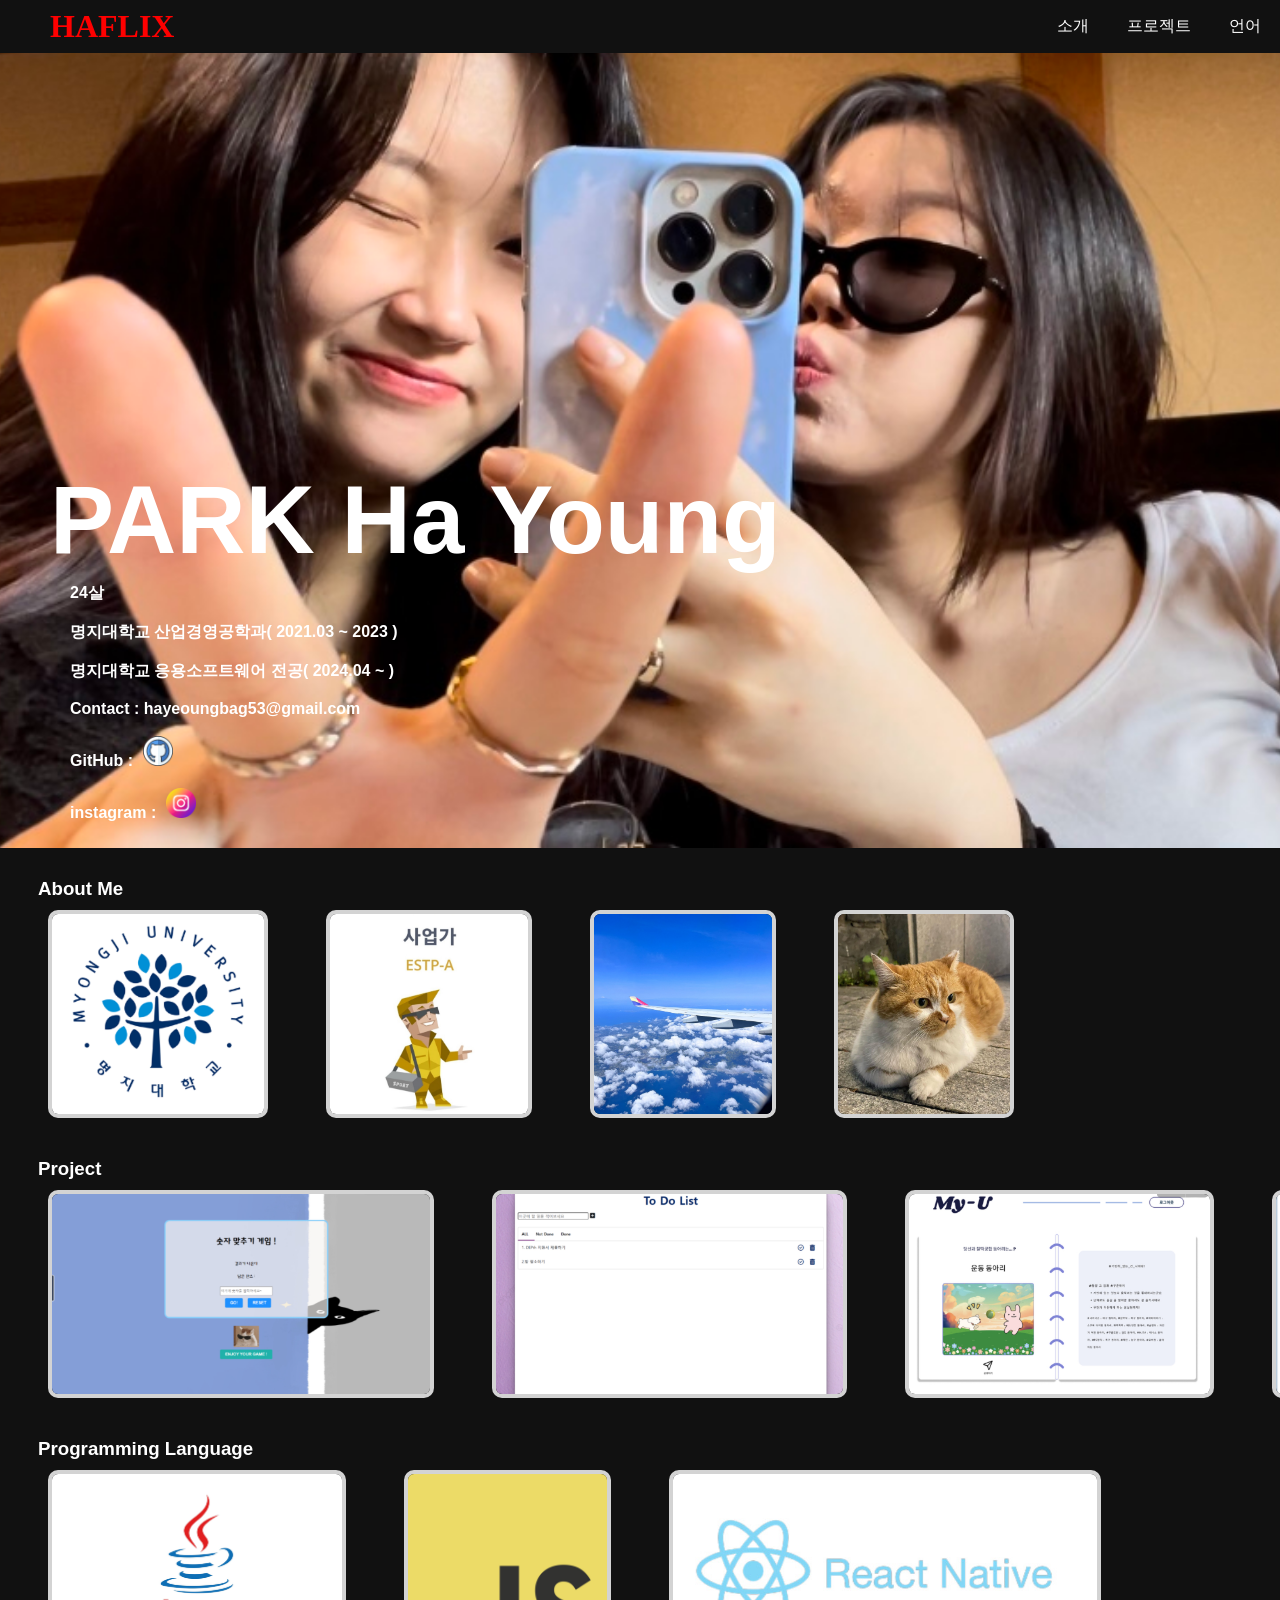
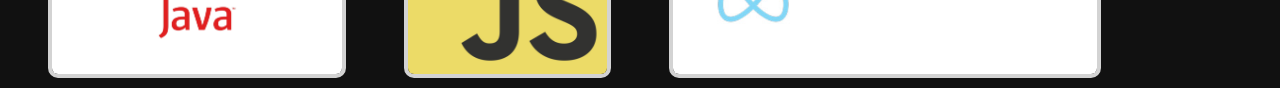
<file: 1week/index.html>
<!DOCTYPE html>
<html lang="en">

<head>
	<meta charset="UTF-8">
	<meta name="viewport" content="width=device-width, initial-scale=1.0">
	<link rel="stylesheet" href="style.css" />
	<title>Document</title>
</head>

<body>
	<header>
		<nav class="navbar">
			<h1>HAFLIX</h1>
			<ul>
				<li><a href="#"> 소개 </a></li>
				<li><a href="#">프로젝트</a></li>
				<li><a href="#">언어</a></li>
			</ul>
		</nav>
	</header>
	<main>
		<div class="mainMe">
			<div class="mainMe-contents">
				<div class="mainTitle">
					<h1>PARK Ha Young</h1>
				</div>
				<div class="mainDescribe">
					<p>
						24살
						<br><br>
						명지대학교 산업경영공학과( 2021.03 ~ 2023 )
						<br><br>
						명지대학교 응용소프트웨어 전공( 2024.04 ~ )
						<br><br>
						Contact : hayeoungbag53@gmail.com
						<br><br>
						GitHub :<a href="https://github.com/0727ha"><img src="images/github.png" class="mainLink"></a>
						<br><br>
						instagram :<a href=" https://www.instagram.com/"><img src="images/instagram.png"
								class="mainLink"></a>
					</p>
					</p>
				</div>
			</div>

		</div>
		<div class="AboutMe">
			<h3>About Me</h3>
			<div class="AboutMeImage">
				<img src="images/univ.jpg" class="poster" />
				<img src="images/estp.jpg" class="poster" />
				<img src="images/travel.jpg" class="poster" />
				<img src="images/cat.jpg" class="poster" />

			</div>
		</div>
		<div class="AboutMe">
			<h3>Project</h3>
			<div class="AboutMeImage">
				<img src="images/game.jpg" class="poster" />
				<img src="images/todolist.jpg" class="poster" />
				<img src="images/myu.jpg" class="poster" />
				<img src="images/isda.jpg" class="poster" />
			</div>
		</div>
		<div class="AboutMe">
			<h3>Programming Language</h3>
			<div class="AboutMeImage">
				<img src="images/java.jpg" class="poster" />
				<img src="images/js.jpg" class="poster" />
				<img src="images/react.jpg" class="poster" />
			</div>
		</div>
	</main>
</body>

</html>
</file>
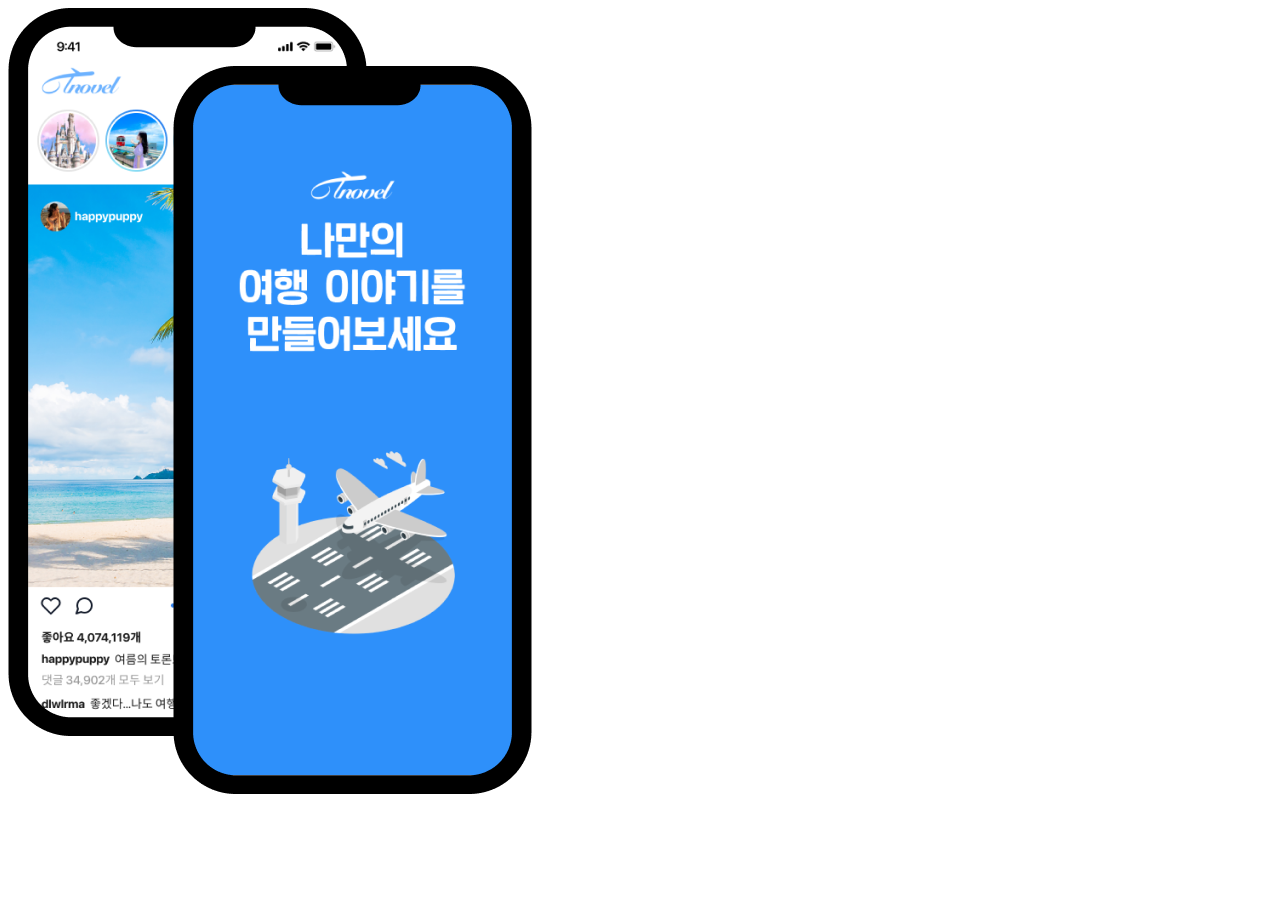
<file: week2/index.html>
<!DOCTYPE html>
<html lang="en">

<head>
	<meta charset="UTF-8">
	<meta name="viewport" content="width=device-width, initial-scale=1.0">
	<link rel="stylesheet" href="style.css" />
	<title>Phone</title>
</head>

<body>
	<div class="BackImage">
		<img src="images/instaImage.png" class="insta" />
		<img src="images/outline.png" class="outline" />
		<img src="images/outlineTop.png" class="outlineTop" />
	</div>

	<div class="FrontImage">
		<img src="images/blueImage.png" class="blueImage" />
		<img src="images/outline.png" class="outline2" />
		<img src="images/outlineTop.png" class="outlineTop2" />
	</div>
</body>


</html>
</file>
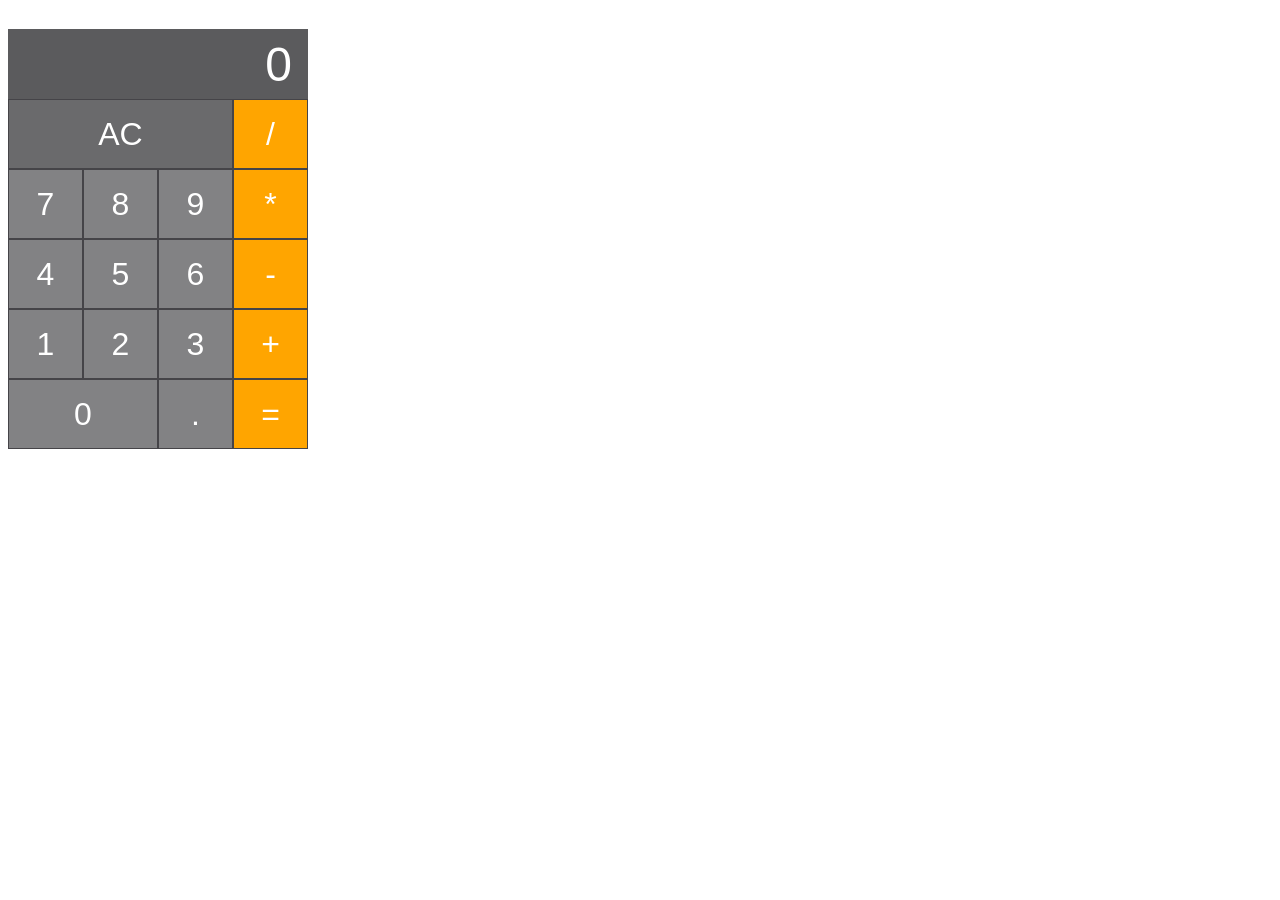
<file: week3/index.html>
<!DOCTYPE html>
<html lang="en">

<head>
	<meta charset="UTF-8">
	<meta name="viewport" content="width=device-width, initial-scale=1.0">
	<title>Calculator</title>
	<link rel="stylesheet" href="style.css">
</head>
/*disabled표시하여 사용자가 편집할 수 없도록 함*/

<body>
	<main>
		<input type="text" disabled>
		<div class="buttonWrap">
			<button data-type="ac" class="ac">AC</button>
			<button data-type="operator">/</button>
			<button>7</button>
			<button>8</button>
			<button>9</button>
			<button data-type="operator">*</button>
			<button>4</button>
			<button>5</button>
			<button>6</button>
			<button data-type="operator">-</button>
			<button>1</button>
			<button>2</button>
			<button>3</button>
			<button data-type="operator">+</button>
			<button class="zero">0</button>
			<button>.</button>
			<button data-type="equal" class="equal">=</button>
		</div>
	</main>
	<script src="script.js"></script>
</body>

</html>
</file>
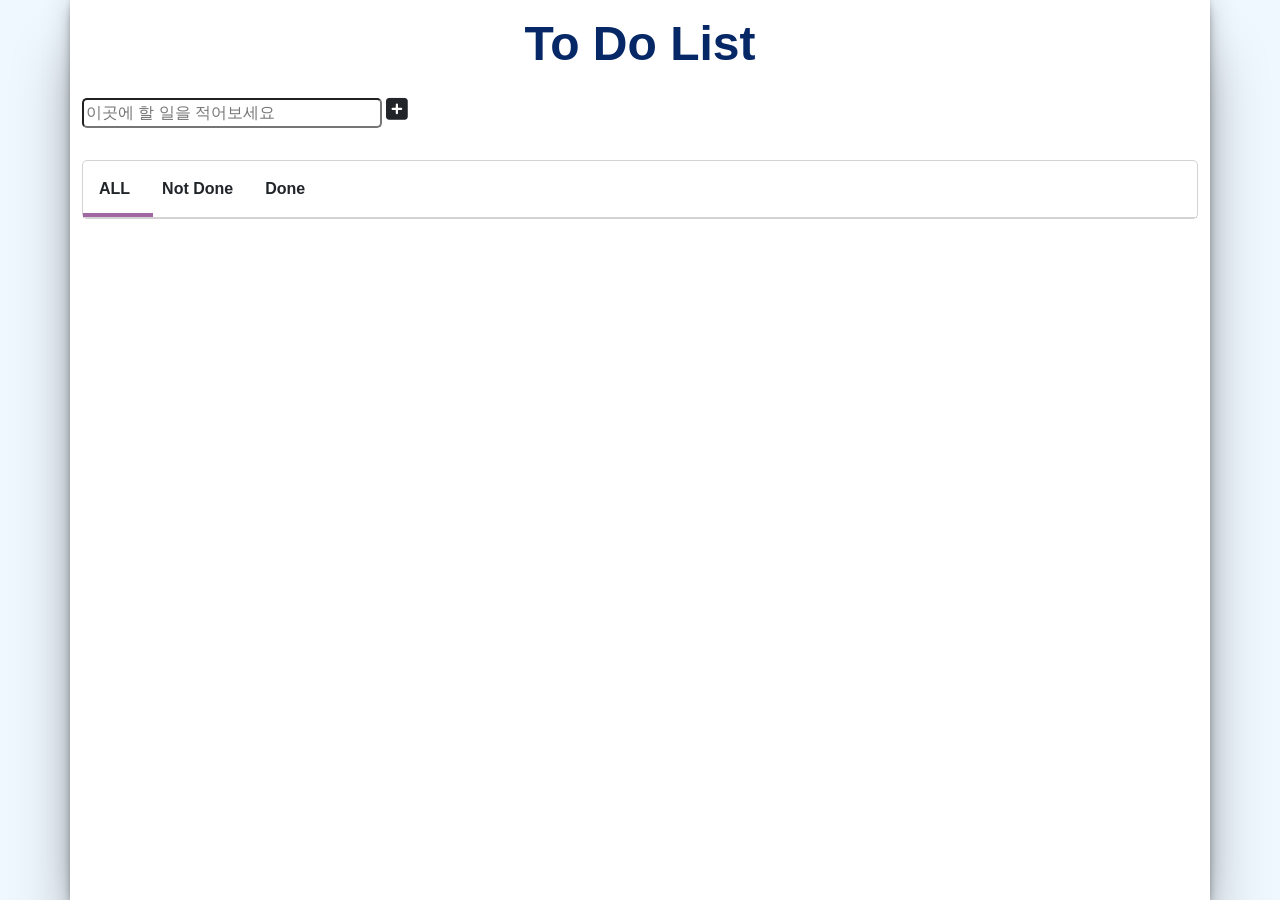
<file: week4/index.html>
<!DOCTYPE html>
<html lang="en">

<head>
	<meta charset="UTF-8">
	<meta name="viewport" content="width=device-width, initial-scale=1.0">
	<title>Document</title>
	<link href="https://cdn.jsdelivr.net/npm/bootstrap@5.3.2/dist/css/bootstrap.min.css" rel="stylesheet"
		integrity="sha384-T3c6CoIi6uLrA9TneNEoa7RxnatzjcDSCmG1MXxSR1GAsXEV/Dwwykc2MPK8M2HN" crossorigin="anonymous">


	<link rel="stylesheet" href="style.css">
	<link rel="stylesheet" href="https://cdnjs.cloudflare.com/ajax/libs/font-awesome/6.0.0-beta3/css/all.min.css">
</head>

<body>
	<div class="container">
		<h1>To Do List</h1>
		<section class="text-area">
			<input type="text" id="task-input" placeholder="이곳에 할 일을 적어보세요" />
			<i class="fa-solid fa-square-plus" id="add-button"></i>
		</section>

		<section class="task-area">
			<div class="task-tabs">
				<div id="under-line"></div>
				<div id="all">
					ALL
				</div>
				<div id="ongoing">
					Not Done
				</div>
				<div id="done">
					Done
				</div>
			</div>

			<div id="task-board">

			</div>
		</section>
	</div>








	<script src="https://cdn.jsdelivr.net/npm/bootstrap@5.3.2/dist/js/bootstrap.bundle.min.js"
		integrity="sha384-C6RzsynM9kWDrMNeT87bh95OGNyZPhcTNXj1NW7RuBCsyN/o0jlpcV8Qyq46cDfL"
		crossorigin="anonymous"></script>
	<script src="main.js"></script>
</body>

</html>
</file>
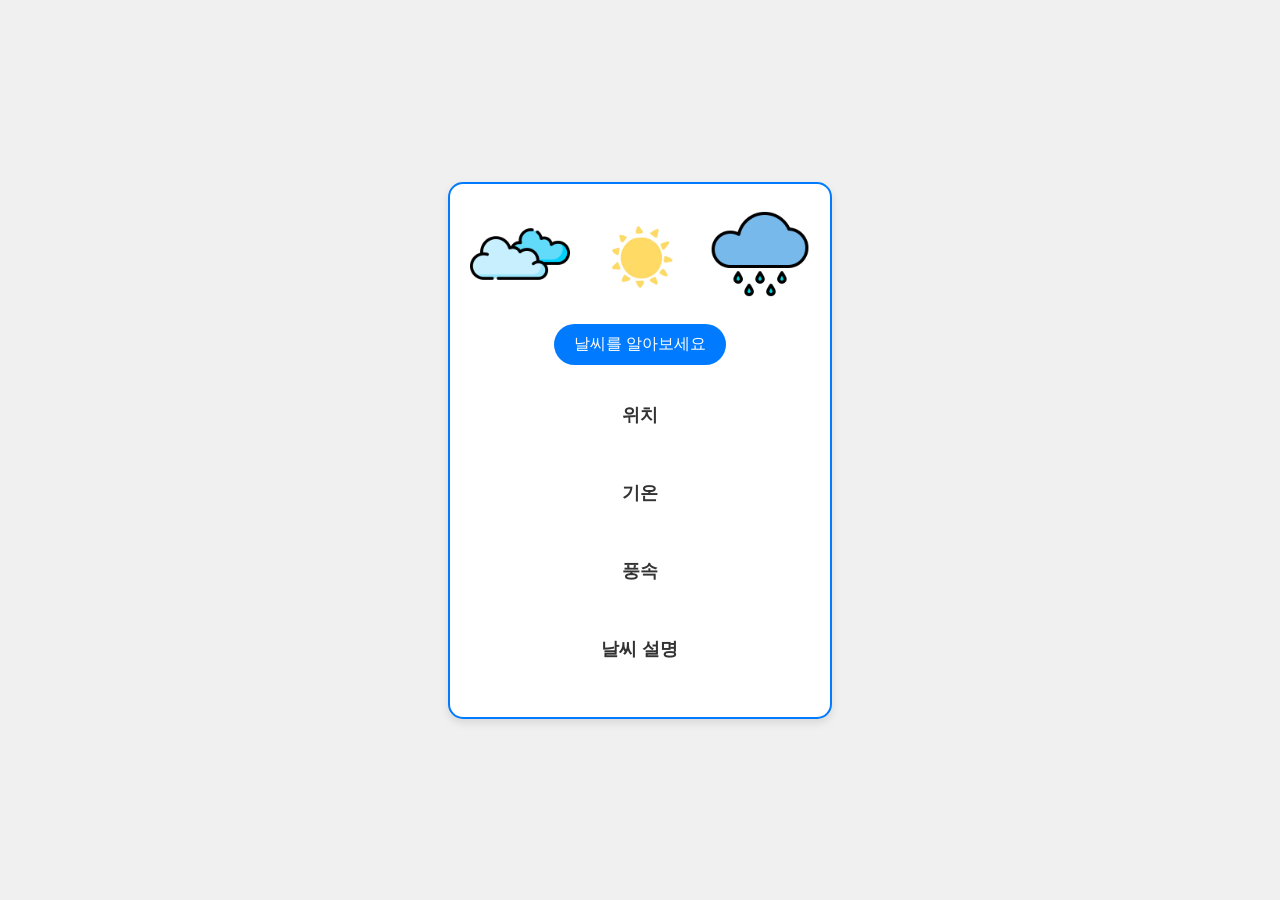
<file: week5/index.html>
<!DOCTYPE html>
<html lang="en">

<head>
	<meta charset="UTF-8">
	<meta name="viewport" content="width=device-width, initial-scale=1.0">
	<link rel="stylesheet" href="style.css">
	<title>Weather API</title>
</head>

<body>
	<div class="container">
		<div class="images">
			<img src="cloudImg.png" alt="Cloudy Weather">
			<img src="sunImg.png" alt="Sunny Weather">
			<img src="rainImg.png" alt="Rainy Weather">

		</div>
		<button class="button" type="button">날씨를 알아보세요</button>
		<div class="information">
			<p>위치</p>
			<p class="place"></p><br>
			<p>기온</p>
			<p class="temperature"></p><br>
			<p>풍속</p>
			<p class="windSpeed"></p><br>
			<p>날씨 설명</p>
			<p class="description"></p><br>
		</div>
	</div>
	<script src="main.js"></script>
</body>

</html>
</file>
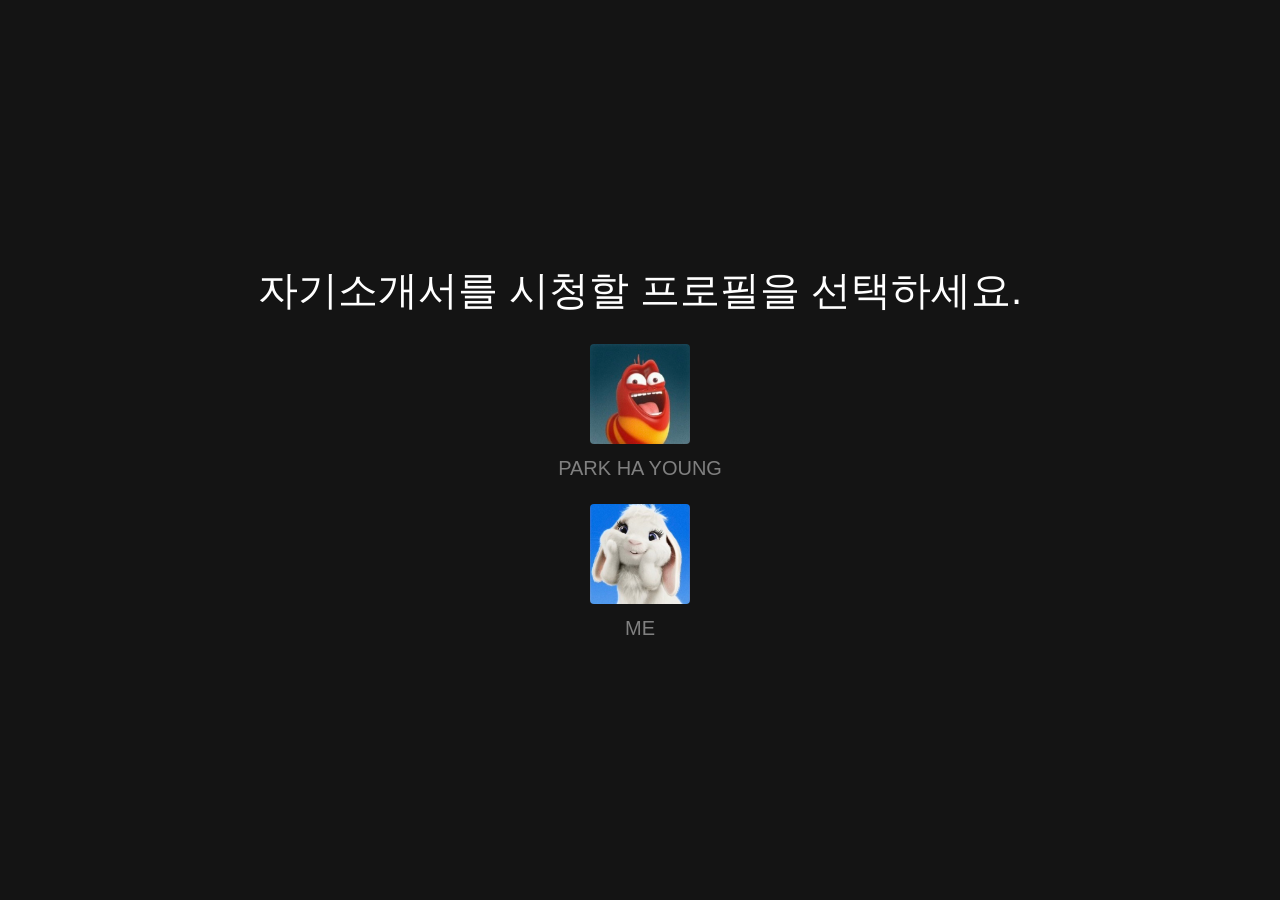
<file: 1week/firstPage.html>
<!DOCTYPE html>
<html lang="en">

<head>
	<meta charset="UTF-8">
	<meta name="viewport" content="width=device-width, initial-scale=1.0">
	<link rel="stylesheet" href="style.css" />
	<title>Document</title>
</head>

<body>
	<div class="main">
		<div class="label">자기소개서를 시청할 프로필을 선택하세요.</div>
		<div class="content">
			<div class="profile">
				<img class="link" onclick="location.href = '/index.html'" src="images/profile.jpg" />
				<div class="name">PARK HA YOUNG</div>
				<img class="link" onclick="location.href = '/index.html'" src="images/rabbit.jpg" />
				<div class="name">ME</div>


			</div>

		</div>
	</div>
	</div>
</body>

</html>
</file>
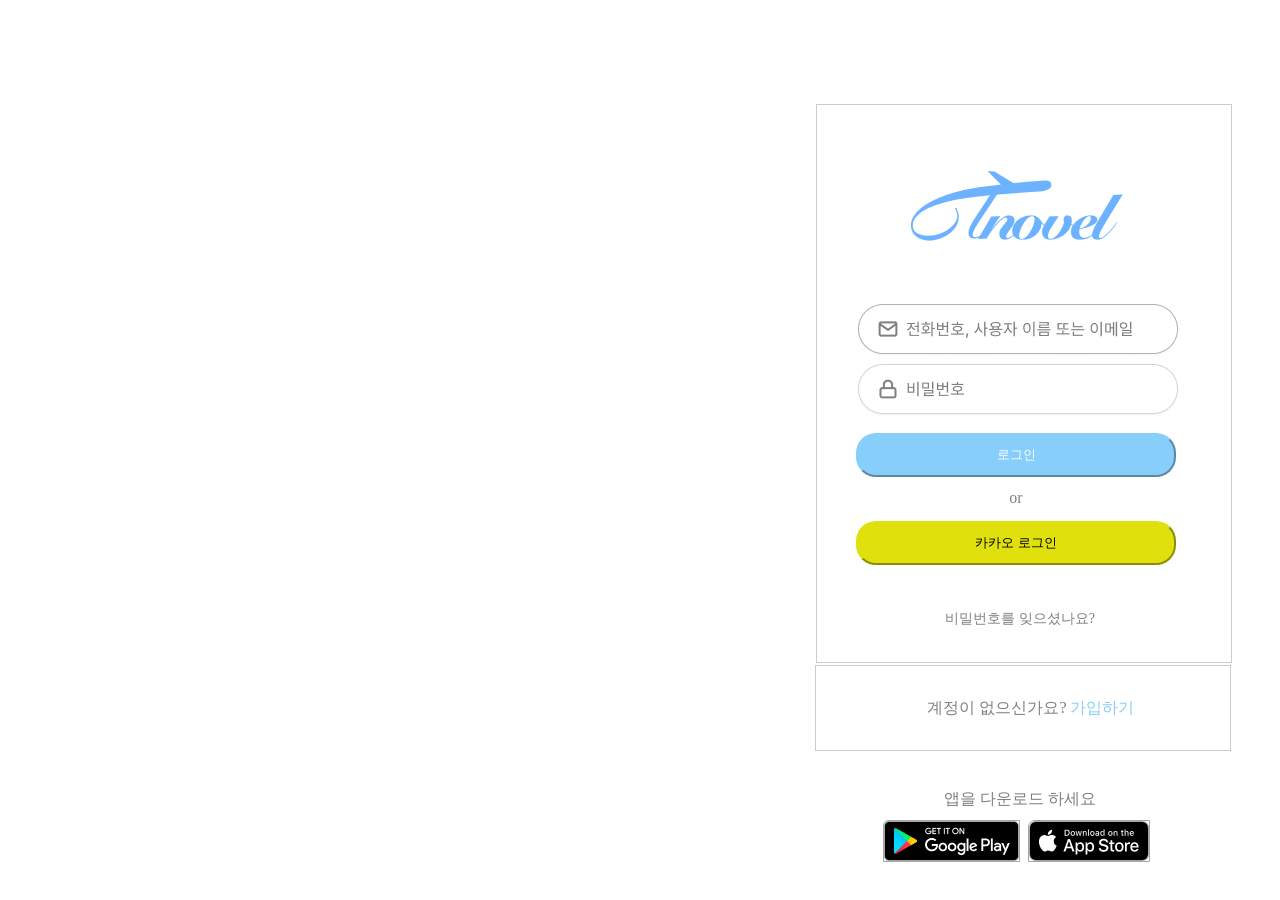
<file: week2/loginPage.html>
<!DOCTYPE html>
<html lang="en">

<head>
	<meta charset="UTF-8">
	<meta name="viewport" content="width=device-width, initial-scale=1.0">
	<link rel="stylesheet" href="style.css" />
	<title>loginPage구현</title>
</head>

<body>
	<div class="firstRectangleWrapper">
		<img src="images/bigRectangle.png" class="bigRectangle" />
		<div class="firstRectangle">
			<img src="images/mainlogo.png" class="mainlogo" />
			<img src="images/InputNum.png" class="InputNum" />
			<img src="images/InputPassword.png" class="InputPassword" />
			<button type="submit" class="loginButton" onclick="login()">로그인</button>
			<p class="or">or</p>
			<button type="submit" class="KakaoLoginButton" onclick="kakaoLogin()">카카오 로그인</button>
			<p class="miss">비밀번호를 잊으셨나요?</p>
		</div>
	</div>
	<div class="secondRectangleWrapper">
		<img src="images/smallRectangle.png" class="smallRectangle" />
		<div class="secondRectangle">
			<p class="no">계정이 없으신가요?</p>
			<p class="enter">가입하기</p>
		</div>
	</div>

	<div>
		<p class="download">앱을 다운로드 하세요</p>
	</div>

	<div class="playStore">
		<img src="images/googlePlay.png" class="googlePlay" />
		<img src="images/appStore.png" class="appStore" />
	</div>

	<script>
		function login() {
			// 로그인 처리를 위한 코드 작성
		}

		function kakaoLogin() {
			// 카카오 로그인 처리를 위한 코드 작성
		}
	</script>
</body>

</html>
</file>
<file: 1week/style.css>
.navbar {
	background-color: #111;
	position: fixed;
	/*화면을 스크롤해도 영향을 받지않도록*/
	width: 100%;
	z-index: 2;
	top: 0;
	display: flex;
	flex-wrap: wrap;
	justify-content: space-between;
	align-items: center;

}


header h1 {
	text-align: left;
	margin-left: 50px;
	font-size: 2rem;
	color: red;
	font-family: 'Bebas Neue';
}

.navbar ul {
	display: flex;
}

.navbar li {
	list-style: none;
	margin-inline: 1px;
	padding: 1rem;
}

.navbar li a {
	padding: 2px 2px;
	text-decoration: none;
	color: #fff;
}

.navbar li a:hover {
	color: gray;
}

* {
	margin: 0px;
	padding: 0;
}

body {
	font-family: 'Arial', sans-serif;
	background-color: #111;
	overflow-y: scroll;

}

.mainMe {
	background-image: url("images/me.jpg");
	background-size: cover;
	background-position: center;
	color: white;
	height: 448px;
	padding-top: 400px;

}

.mainMe-contents {
	margin-left: 50px;
	padding-top: 65px;
	height: 190px;

}

.mainTitle {
	font-size: 3rem;
	font-weight: 800;
	padding-bottom: 0.5rem;
}

.mainDescribe {
	margin-left: 20px;
	font-size: 1rem;
	font-weight: bold;
}

.mainLink {
	width: 30px;
	height: 30px;
	margin-left: 10px;


}

.AboutMe {
	color: white;
	margin-left: -5px;
}

.AboutMe h3 {
	color: white;
	margin-left: 43px;
	margin-top: 30px;
}

.AboutMeImage {
	display: flex;
	overflow-y: hidden;
	padding: 10px;
	transition: all .5s;
	/*transition속성을 이용하여 부드러운 효과 적용*/

}

.AboutMeImage ::-webkit-scrollbar {
	display: none;
}

.AboutMeImage :hover {
	transform: scale(1.4);
}

.poster {

	object-fit: contain;
	/*이미지 전체를 짤림없이 보여줄 수 있지만 주어진 영역 꽉채우기는 불가*/
	max-height: 200px;
	margin-left: 43px;
	margin-right: 15px;
	border: 4px solid lightgrey;
	border-color: lightgrey;
	border-radius: 10px;

}

.main {
	bottom: 0;
	display: flex;
	left: 0;
	position: absolute;
	right: 0;
	top: 0;

	flex-direction: column;
	justify-content: center;
	align-items: center;
	text-align: center;
	background-color: #141414;


}

.name {
	color: grey;
	display: block;
	/*높이와 너비를 가질 수 있다.*/
	font-size: 20px;
	line-height: 1.2em;
	margin: 0.6em 0;
	min-height: 1.8em;
	overflow: hidden;
	/*넘친 컨텐츠가 가려짐 visible로 하면 넘쳐도 다 보여줌*/
	text-align: center;
	text-overflow: ellipsis;
	/*width 10%넘어가면 생략부호로 표시*/

}

.profile {
	display: flex;
	flex-direction: column;
	justify-content: center;
	position: relative;
	align-items: center;
}

.link {
	background: none;
	background-color: none;
	display: block;
	justify-content: center;
	align-items: center;
	align-content: center;
	justify-items: center;
	text-align: center;
	margin: 20px;
	cursor: pointer;

	width: 100px;
	height: 100px;
	border: 0.3em solid transparent;
	border-radius: 4px;
	bottom: 0;
	display: block;
	background-repeat: no-repeat;
	background-size: cover;
	border: 0;
	margin: 0 auto;
	transition: border .2s;
	/*효과 : 변화를 2초에 걸쳐 전환*/

}

.link:hover {
	border: 4px solid white;
	border-color: white;
	border-radius: 10px;
}

.label {
	font-family: Netflix Sans, Helvetica Neue, Segoe UI, Roboto, Ubuntu, sans-serif;
	color: #fff;
	font-size: 40px;
	font-weight: unset;
	width: 100%;
	opacity: 1;
	transition: opacity .4s ease-out;
	margin: 0.67em 0;
}
</file>
<file: week2/style.css>
.BackImage {
	position: relative;
	z-index: 1;
}

.outline {
	position: absolute;
	top: 0;
	left: 0;
	z-index: 1;
}

.insta {
	position: relative;
	margin-left: 20px;
	margin-top: 19px;
	z-index: 0;
}

.outlineTop {
	position: absolute;
	top: 12px;
	left: 105px;
	z-index: 2;
}

.FrontImage {
	position: relative;
	z-index: 2;
	margin-top: -660px;
	margin-left: 165px;

}

.outline2 {
	position: absolute;
	top: 0;
	left: 0;
	z-index: 1;
}

.blueImage {
	position: relative;
	margin-left: 20px;
	margin-top: 19px;
	z-index: 0;
}

.outlineTop2 {
	position: absolute;
	top: 12px;
	left: 105px;
	z-index: 2;
}

/**/
.bigRectangle {
	position: relative;
	z-index: 0;
	width: 416px;
	height: 559px;
	top: 96px;
	left: 808px;
	gap: 0px;
	border: 1px 0px 0px 0px;
	opacity: 0px;

}

.mainlogo {
	position: absolute;
	z-index: 1;
	width: 217px;
	height: 80px;
	top: 166px;
	left: 907px;
	gap: 0px;
	opacity: 0px;

}

.InputNum {
	position: absolute;
	z-index: 1;
	width: Fixed (320px)px;
	height: Fixed (50px)px;
	top: 303px;
	left: 856px;
	gap: 0px;
	opacity: 0px;

}

.InputPassword {
	position: absolute;
	z-index: 1;
	width: Fixed (320px)px;
	height: Fixed (50px)px;
	top: 363px;
	left: 856px;
	gap: 0px;
	opacity: 0px;

}

.loginButton {
	position: absolute;
	z-index: 1;
	width: 320px;
	height: 44px;
	top: 433px;
	left: 856px;
	gap: 0px;
	border-radius: 20px 20px 20px 20px;
	border-color: lightskyblue;
	opacity: 0px;
	background-color: lightskyblue;
	color: white;

}

.KakaoLoginButton {
	position: absolute;
	z-index: 1;
	width: 320px;
	height: 44px;
	top: 521px;
	left: 856px;
	gap: 0px;
	border-radius: 20px 20px 20px 20px;
	border-color: rgb(224, 224, 13);
	background-color: rgb(224, 224, 13);
	opacity: 0px;

}

.log {
	position: absolute;
	z-index: 1;
	width: 50px;
	height: 24px;
	top: 430px;
	left: 994px;
	gap: 0px;
	opacity: 0px;
	font-family: Inter;
	font-size: 16px;
	font-weight: 100;
	line-height: 24px;
	text-align: center;
	color: white;


}

.or {
	position: absolute;
	z-index: 1;
	width: 16px;
	height: 24px;
	top: 470px;
	left: 1008px;
	gap: 0px;
	opacity: 0px;
	font-family: Inter;
	font-size: 16px;
	font-weight: 400;
	line-height: 24px;
	text-align: center;
	color: #7F7F7F;



}

.miss {
	position: absolute;
	z-index: 1;
	width: 200px;
	height: 20px;
	top: 595px;
	left: 920px;
	gap: 0px;
	opacity: 0px;
	font-family: Inter;
	font-size: 14px;
	font-weight: 400;
	line-height: 20px;
	text-align: center;
	color: #7F7F7F;

}

.smallRectangle {
	position: absolute;
	z-index: 1;
	width: 416px;
	height: 86px;
	top: 665px;
	left: 815px;
	gap: 0px;
	border: 1px 0px 0px 0px;
	opacity: 0px;

}

.no {
	position: absolute;
	z-index: 2;
	width: 194px;
	height: 24px;
	top: 680px;
	left: 900px;
	gap: 0px;
	opacity: 0px;
	font-family: Inter;
	font-size: 16px;
	font-weight: 100;
	line-height: 24px;
	text-align: center;
	color: #7F7F7F;
	font-size: 16px;


}

.enter {
	position: absolute;
	z-index: 2;
	width: 194px;
	height: 24px;
	top: 680px;
	left: 1005px;
	gap: 0px;
	opacity: 0px;
	font-family: Inter;
	font-size: 16px;
	font-weight: 100;
	line-height: 24px;
	text-align: center;
	color: lightskyblue;
	font-size: 16px;


}

.download {
	position: absolute;
	z-index: 1;
	width: 200px;
	height: 24px;
	top: 771px;
	left: 920px;
	gap: 0px;
	opacity: 0px;
	font-family: Inter;
	font-size: 16px;
	font-weight: 500;
	line-height: 24px;
	text-align: center;
	color: #7F7F7F;
	;

}

.googlePlay {
	position: absolute;
	z-index: 1;
	width: 135px;
	height: 40px;
	top: 820px;
	left: 883px;
	gap: 0px;
	border-radius: 5px 0px 0px 0px;
	border: 1px 0px 0px 0px;
	opacity: 0px;
	border: 1px solid #A6A6A6;
}

.appStore {
	position: absolute;
	z-index: 1;
	width: 120px;
	height: 40px;
	top: 820px;
	left: 1028px;
	gap: 0px;
	border-radius: 7px 0px 0px 0px;
	border: 1px 0px 0px 0px;
	opacity: 0px;
	border: 1px solid #A6A6A6
}
</file>
<file: week3/style.css>
* {
	box-sizing: border-box;
	color: white;
	font-family: 'Roboto', sans-serif;
}

main {
	width: 300px;
}

.buttonWrap {
	display: grid;
	/* 한 줄에 4개씩, 모두 동일한 비율 적용(1:1:1:1) */
	grid-template-columns: repeat(4, 1fr);
}

input,
button {
	height: 70px;
	outline: none;
}

input {
	width: 100%;
	text-align: right;
	border: none;
	background: #5B5B5D;
	padding-right: 1rem;
	font-size: 3rem;
}

button {
	background: #828284;
	border: 1px solid #454448;
	font-size: 2rem;
}

/* nth-child(4n+2): 4번째 요소마다 스타일을 적용하는데 처음에만 두번째에 적용 */
button:nth-child(4n+2),
button:last-child {
	background-color: orange;
}

button:hover {
	opacity: .5;
	/*투명도 설정*/
}

.ac {
	/* 첫 번째 선부터 4번째 선까지 지정 */
	grid-column: 1/4;
	background: #6A6A6C;
}

.zero {
	/* 첫 번째 선부터 3번째 선까지 지정 */
	grid-column: 1/3;
}
</file>
<file: week4/style.css>
body {
	margin: 0;
	background-color: aliceblue;
	background-repeat: no-repeat;
	background-size: cover;
	font-family: 'Montserrat', sans-serif;
}

.container {
	background-color: white;
	min-height: 100vh;
	box-shadow: rgba(0, 0, 0, 0.25) 0px 54px 55px, rgba(0, 0, 0, 0.12) 0px -12px 30px, rgba(0, 0, 0, 0.12) 0px 4px 6px, rgba(0, 0, 0, 0.17) 0px 12px 13px, rgba(0, 0, 0, 0.09) 0px -3px 5px;
}

h1 {
	font-family: 'Montserrat', sans-serif;
	font-size: 3em;
	border-radius: 30px;
	padding: 15px;
	color: rgb(6, 40, 103);
	text-align: center;
	font-weight: 700;
}

.task-area {
	border: 1px solid lightgray;
	margin-top: 2em;
	border-radius: 5px;
}

.task-tabs {
	display: flex;
	border-bottom: 1px solid lightgray;
	position: relative;
}

.task-tabs div {
	padding: 1em;
}

#under-line {
	height: 4px;
	background-color: rgb(160, 103, 163);
	position: absolute;
	width: 70px;
	left: 0px;
	top: 52px;
	padding: 0px;
}

.task {
	display: flex;
	justify-content: space-between;
	padding: 1em;
}

.task-done {
	text-decoration: line-through;
	text-decoration-thickness: 2px;
	background-color: lightgrey;
	color: red;
}

.task-tabs div {
	cursor: pointer;
}

.task i {
	font-size: 25px;
	color: rgb(6, 40, 103);
	margin-right: 20px;
}

#add-button {
	font-size: 25px;
	height: 20px;
	text-align: center;
}

#task-input {
	width: 300px;
	height: 30px;
	border-radius: 5px;
}

#all {
	font-weight: bold;
}

#ongoing {
	font-weight: bold;
}

#done {
	font-weight: bold;
}
</file>
<file: week5/style.css>
body {
	font-family: Arial, sans-serif;
	display: flex;
	justify-content: center;
	align-items: center;
	height: 100vh;
	margin: 0;
	background-color: #f0f0f0;
}

.container {
	text-align: center;
	padding: 20px;
	border: 2px solid #007BFF;
	border-radius: 15px;
	background-color: #fff;
	box-shadow: 0 4px 8px rgba(0, 0, 0, 0.1);
}

.images {
	display: flex;
	justify-content: center;
	gap: 20px;
	margin-bottom: 20px;
}

.images img {
	width: 100px;
	height: 100px;
}

.button {
	background-color: #007BFF;
	color: white;
	border: none;
	border-radius: 25px;
	padding: 10px 20px;
	font-size: 16px;
	cursor: pointer;
	margin-bottom: 20px;
}

.button:hover {
	background-color: #0056b3;
}

.information p {
	font-size: 18px;
	color: #333;
	font-weight: bold;
}
</file>
